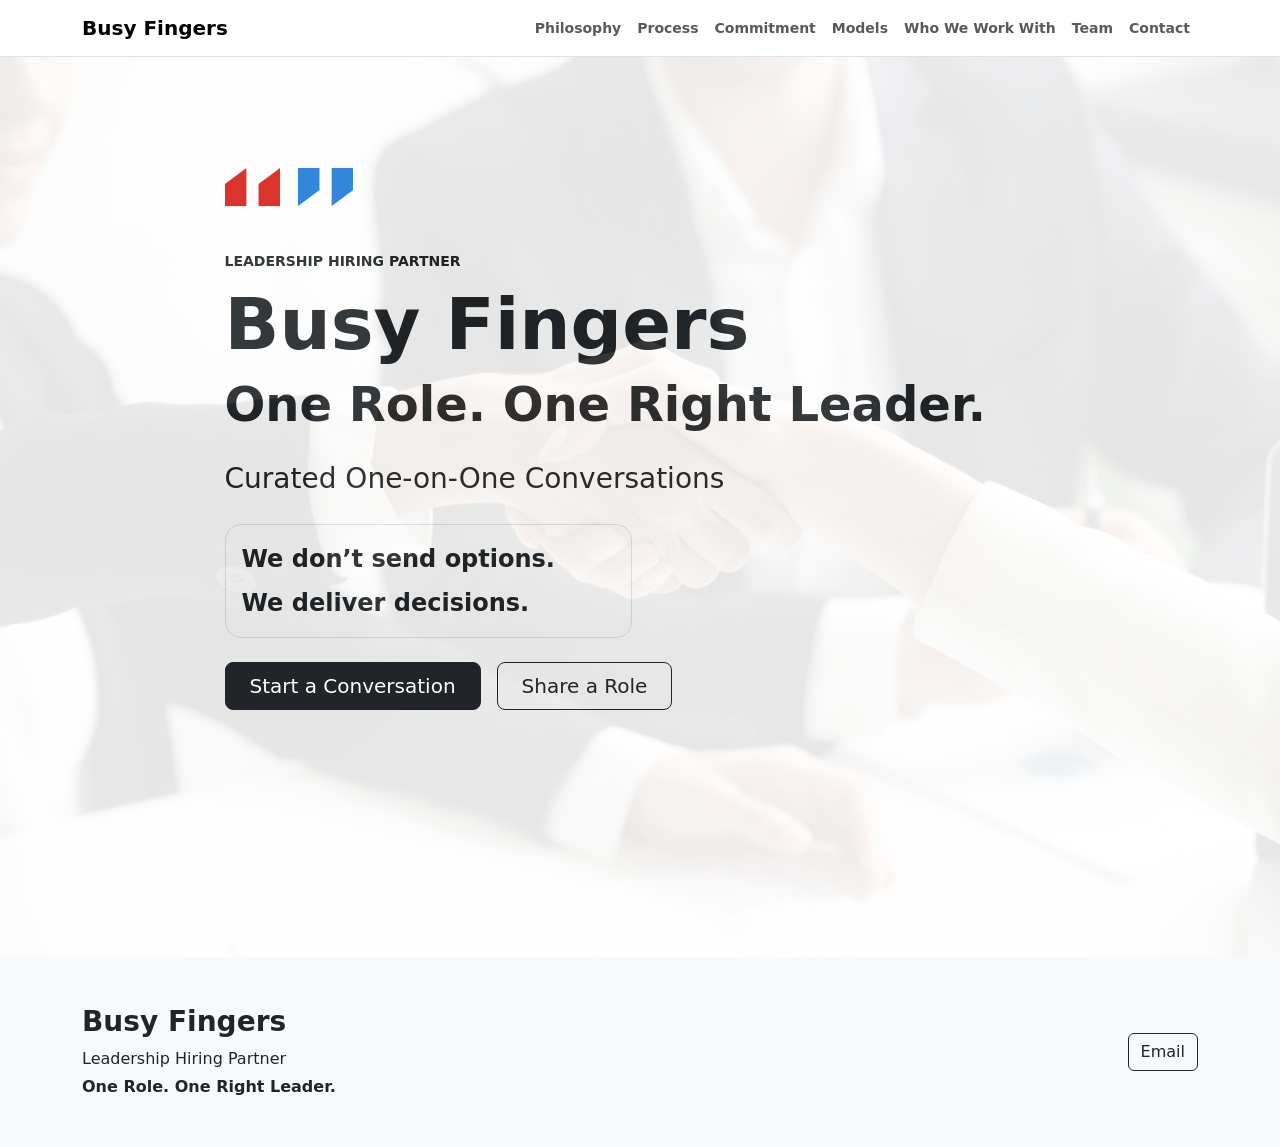
<file: index.html>
<!doctype html>
<html lang="en">
<head>
  <meta charset="utf-8">
  <meta name="viewport" content="width=device-width, initial-scale=1">
  <meta name="description" content="Busy Fingers - Leadership Hiring Partner. One Role. One Right Leader.">
  <title>Busy Fingers | Leadership Hiring Partner</title>
  <link rel="stylesheet" href="https://cdn.jsdelivr.net/npm/bootstrap@5.3.8/dist/css/bootstrap.min.css">
  <link rel="stylesheet" href="https://cdn.jsdelivr.net/npm/bootstrap-icons@1.13.1/font/bootstrap-icons.min.css">
  <link rel="stylesheet" href="assets/css/style.css?v=202606100945">
</head>
<body>

  <nav id="mainNav" class="navbar navbar-expand-lg bg-white border-bottom sticky-top">
    <div class="container">
      <a class="navbar-brand fw-bold" href="/">Busy Fingers</a>
      <button class="navbar-toggler" type="button" data-bs-toggle="collapse" data-bs-target="#navbarNav" aria-controls="navbarNav" aria-expanded="false" aria-label="Toggle navigation">
        <span class="navbar-toggler-icon"></span>
      </button>
      <div class="collapse navbar-collapse" id="navbarNav">
        <ul class="navbar-nav ms-auto small fw-semibold">
          <li class="nav-item"><a class="nav-link" href="/philosophy.html">Philosophy</a></li>
          <li class="nav-item"><a class="nav-link" href="/process.html">Process</a></li>
          <li class="nav-item"><a class="nav-link" href="/commitment.html">Commitment</a></li>
          <li class="nav-item"><a class="nav-link" href="/models.html">Models</a></li>
          <li class="nav-item"><a class="nav-link" href="/we-work-with.html">Who We Work With</a></li>
          <li class="nav-item"><a class="nav-link" href="/team.html">Team</a></li>
          <li class="nav-item"><a class="nav-link" href="/contact.html">Contact</a></li>
        </ul>
      </div>
    </div>
  </nav>

  <section id="hero" class="pt-3 pb-5 py-lg-6 vh-100">
    <div class="section-bg section-bg-home"></div>
    <div class="container py-5">
      <div class="row justify-content-center">
        <div class="col-12 col-lg-10 col-xl-9">
          <img src="assets/images/monogram.png" alt="Logo" width="128" height="128" class="d-inline-block align-text-top">
          <p class="text-uppercase fw-semibold small mb-3">Leadership Hiring Partner</p>
          <h1 class="display-2 fw-bold lh-1 mb-3">Busy Fingers</h1>
          <h2 class="display-5 fw-semibold mb-4">One Role. One Right Leader.</h2>
          <p class="fs-3 mb-4">Curated One-on-One Conversations</p>
          <div class="row g-3 mb-4">
            <div class="col-md-6">
              <div class="p-3 border rounded-4 h-100">
                <p class="fs-4 fw-semibold mb-2">We don’t send options.</p>
                <p class="fs-4 fw-semibold mb-0">We deliver decisions.</p>
              </div>
            </div>
          </div>
          <div class="d-flex flex-column flex-sm-row gap-3 position-relative z-3">
            <a href="/contact.html" class="btn btn-dark btn-lg px-4">Start a Conversation</a>
            <a href="/contact.html" class="btn btn-outline-dark btn-lg px-4">Share a Role</a>
          </div>
        </div>
      </div>
    </div>
  </section>

  <footer class="py-5 bg-light">
    <div class="container">
      <div class="row g-4 align-items-center">
        <div class="col-lg-6">
          <h2 class="h3 fw-bold mb-2">Busy Fingers</h2>
          <p class="mb-1">Leadership Hiring Partner</p>
          <p class="mb-0 fw-semibold">One Role. One Right Leader.</p>
        </div>
        <div class="col-lg-6">
          <div class="d-flex flex-column flex-md-row gap-3 justify-content-lg-end">
            <a href="mailto:contact@busyfingers.net" class="btn btn-outline-dark">Email</a>
            <a href="tel:+910000000000" class="btn btn-outline-dark d-none">Phone</a>
            <a href="https://www.linkedin.com/company/busy-fingers" target="_blank" rel="noopener noreferrer" class="btn btn-outline-dark d-none">LinkedIn</a>
          </div>
        </div>
      </div>
    </div>
  </footer>

  <script src="https://cdn.jsdelivr.net/npm/bootstrap@5.3.8/dist/js/bootstrap.bundle.min.js"></script>
</body>
</html>
</file>
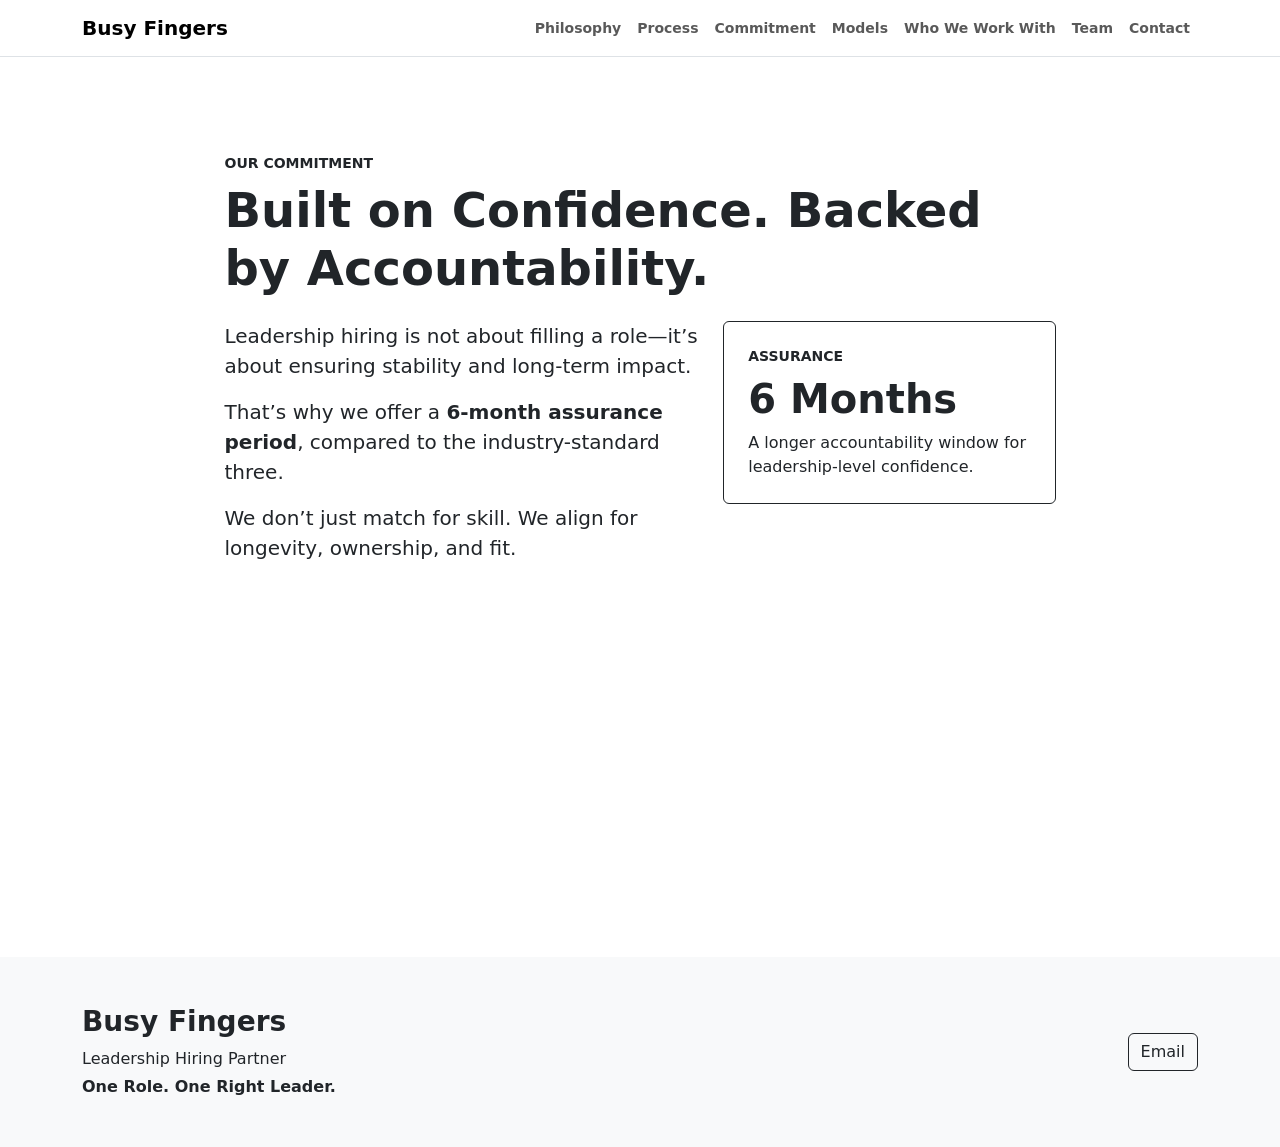
<file: commitment.html>
<!doctype html>
<html lang="en">
<head>
  <meta charset="utf-8">
  <meta name="viewport" content="width=device-width, initial-scale=1">
  <meta name="description" content="Busy Fingers - Leadership Hiring Partner. One Role. One Right Leader.">
  <title>Busy Fingers | Leadership Hiring Partner</title>
  <link rel="stylesheet" href="https://cdn.jsdelivr.net/npm/bootstrap@5.3.8/dist/css/bootstrap.min.css">
  <link rel="stylesheet" href="https://cdn.jsdelivr.net/npm/bootstrap-icons@1.13.1/font/bootstrap-icons.min.css">
</head>
<body>

  <nav id="mainNav" class="navbar navbar-expand-lg bg-white border-bottom sticky-top">
    <div class="container">
      <a class="navbar-brand fw-bold" href="/">Busy Fingers</a>
      <button class="navbar-toggler" type="button" data-bs-toggle="collapse" data-bs-target="#navbarNav" aria-controls="navbarNav" aria-expanded="false" aria-label="Toggle navigation">
        <span class="navbar-toggler-icon"></span>
      </button>
      <div class="collapse navbar-collapse" id="navbarNav">
        <ul class="navbar-nav ms-auto small fw-semibold">
          <li class="nav-item"><a class="nav-link" href="/philosophy.html">Philosophy</a></li>
          <li class="nav-item"><a class="nav-link" href="/process.html">Process</a></li>
          <li class="nav-item"><a class="nav-link" href="/commitment.html">Commitment</a></li>
          <li class="nav-item"><a class="nav-link" href="/models.html">Models</a></li>
          <li class="nav-item"><a class="nav-link" href="/we-work-with.html">Who We Work With</a></li>
          <li class="nav-item"><a class="nav-link" href="/team.html">Team</a></li>
          <li class="nav-item"><a class="nav-link" href="/contact.html">Contact</a></li>
        </ul>
      </div>
    </div>
  </nav>
  <section id="commitment" class="py-5 py-lg-6 vh-100">
    <div class="container py-5">
      <div class="row justify-content-center">
        <div class="col-12 col-lg-10 col-xl-9">
          <p class="text-uppercase fw-semibold small mb-2">Our Commitment</p>
          <h2 class="display-5 fw-bold mb-4">Built on Confidence. Backed by Accountability.</h2>
          <div class="row g-4 align-items-start">
            <div class="col-lg-7">
              <p class="fs-5 mb-3">Leadership hiring is not about filling a role—it’s about ensuring stability and long-term impact.</p>
              <p class="fs-5 mb-3">That’s why we offer a <strong>6-month assurance period</strong>, compared to the industry-standard three.</p>
              <p class="fs-5 mb-0">We don’t just match for skill. We align for longevity, ownership, and fit.</p>
            </div>
            <div class="col-lg-5">
              <div class="card border-dark">
                <div class="card-body p-4">
                  <p class="text-uppercase small fw-semibold mb-2">Assurance</p>
                  <p class="display-6 fw-bold mb-2">6 Months</p>
                  <p class="mb-0">A longer accountability window for leadership-level confidence.</p>
                </div>
              </div>
            </div>
          </div>
        </div>
      </div>
    </div>
  </section>

  <footer class="py-5 bg-light">
    <div class="container">
      <div class="row g-4 align-items-center">
        <div class="col-lg-6">
          <h2 class="h3 fw-bold mb-2">Busy Fingers</h2>
          <p class="mb-1">Leadership Hiring Partner</p>
          <p class="mb-0 fw-semibold">One Role. One Right Leader.</p>
        </div>
        <div class="col-lg-6">
          <div class="d-flex flex-column flex-md-row gap-3 justify-content-lg-end">
            <a href="mailto:contact@busyfingers.net" class="btn btn-outline-dark">Email</a>
            <a href="tel:+910000000000" class="btn btn-outline-dark d-none">Phone</a>
            <a href="https://www.linkedin.com/company/busy-fingers" target="_blank" rel="noopener noreferrer" class="btn btn-outline-dark d-none">LinkedIn</a>
          </div>
        </div>
      </div>
    </div>
  </footer>

  <script src="https://cdn.jsdelivr.net/npm/bootstrap@5.3.8/dist/js/bootstrap.bundle.min.js"></script>
</body>
</html>
</file>
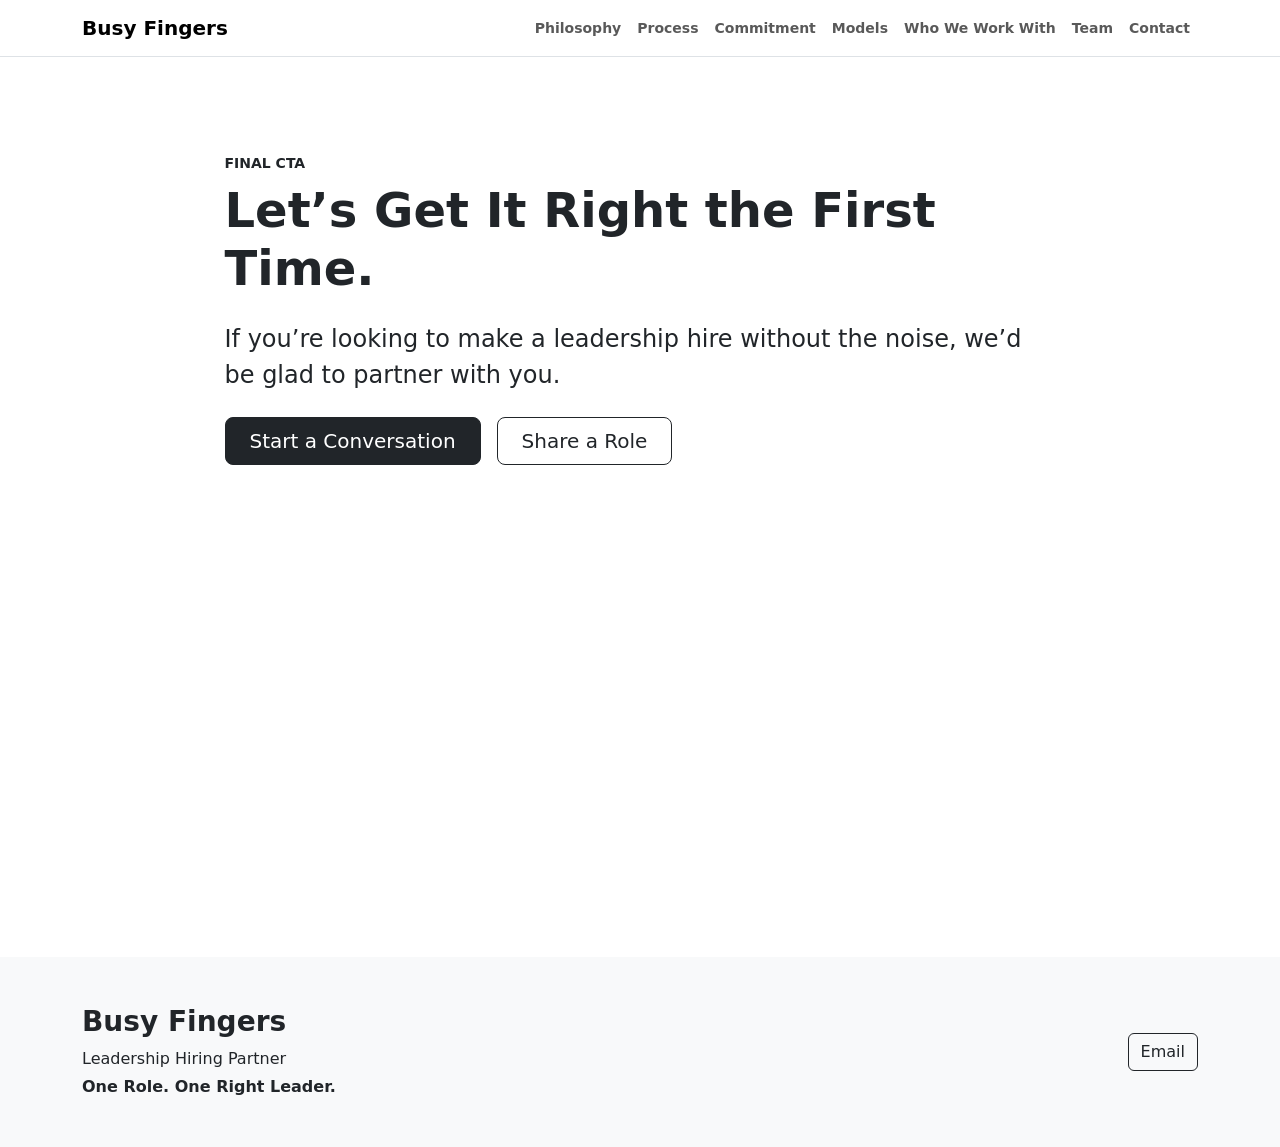
<file: contact.html>
<!doctype html>
<html lang="en">
<head>
  <meta charset="utf-8">
  <meta name="viewport" content="width=device-width, initial-scale=1">
  <meta name="description" content="Busy Fingers - Leadership Hiring Partner. One Role. One Right Leader.">
  <title>Busy Fingers | Leadership Hiring Partner</title>
  <link rel="stylesheet" href="https://cdn.jsdelivr.net/npm/bootstrap@5.3.8/dist/css/bootstrap.min.css">
  <link rel="stylesheet" href="https://cdn.jsdelivr.net/npm/bootstrap-icons@1.13.1/font/bootstrap-icons.min.css">
</head>
<body>

  <nav id="mainNav" class="navbar navbar-expand-lg bg-white border-bottom sticky-top">
    <div class="container">
      <a class="navbar-brand fw-bold" href="/">Busy Fingers</a>
      <button class="navbar-toggler" type="button" data-bs-toggle="collapse" data-bs-target="#navbarNav" aria-controls="navbarNav" aria-expanded="false" aria-label="Toggle navigation">
        <span class="navbar-toggler-icon"></span>
      </button>
      <div class="collapse navbar-collapse" id="navbarNav">
        <ul class="navbar-nav ms-auto small fw-semibold">
          <li class="nav-item"><a class="nav-link" href="/philosophy.html">Philosophy</a></li>
          <li class="nav-item"><a class="nav-link" href="/process.html">Process</a></li>
          <li class="nav-item"><a class="nav-link" href="/commitment.html">Commitment</a></li>
          <li class="nav-item"><a class="nav-link" href="/models.html">Models</a></li>
          <li class="nav-item"><a class="nav-link" href="/we-work-with.html">Who We Work With</a></li>
          <li class="nav-item"><a class="nav-link" href="/team.html">Team</a></li>
          <li class="nav-item"><a class="nav-link" href="/contact.html">Contact</a></li>
        </ul>
      </div>
    </div>
  </nav>
  <section id="contact" class="py-5 py-lg-6 vh-100">
    <div class="container py-5">
      <div class="row justify-content-center">
        <div class="col-12 col-lg-10 col-xl-9">
          <p class="text-uppercase fw-semibold small mb-2">Final CTA</p>
          <h2 class="display-5 fw-bold mb-4">Let’s Get It Right the First Time.</h2>
          <p class="fs-4 mb-4">If you’re looking to make a leadership hire without the noise, we’d be glad to partner with you.</p>
          <div class="d-flex flex-column flex-sm-row gap-3 mb-5">
            <a href="mailto:contact@busyfingers.net" class="btn btn-dark btn-lg px-4">Start a Conversation</a>
            <a href="mailto:roles@busyfingers.net" class="btn btn-outline-dark btn-lg px-4">Share a Role</a>
          </div>
          <div class="row g-4 d-none">
            <div class="col-md-4">
              <div class="p-4 border rounded-4 h-100">
                <p class="small text-uppercase fw-semibold mb-2">Email</p>
                <p class="mb-0">contact@busyfingers.net</p>
              </div>
            </div>
            <div class="col-md-4">
              <div class="p-4 border rounded-4 h-100">
                <p class="small text-uppercase fw-semibold mb-2">Phone</p>
                <p class="mb-0">+91 XXXXX XXXXX</p>
              </div>
            </div>
            <div class="col-md-4">
              <div class="p-4 border rounded-4 h-100">
                <p class="small text-uppercase fw-semibold mb-2">LinkedIn</p>
                <p class="mb-0">linkedin.com/company/busy-fingers</p>
              </div>
            </div>
          </div>
        </div>
      </div>
    </div>
  </section>

  <footer class="py-5 bg-light">
    <div class="container">
      <div class="row g-4 align-items-center">
        <div class="col-lg-6">
          <h2 class="h3 fw-bold mb-2">Busy Fingers</h2>
          <p class="mb-1">Leadership Hiring Partner</p>
          <p class="mb-0 fw-semibold">One Role. One Right Leader.</p>
        </div>
        <div class="col-lg-6">
          <div class="d-flex flex-column flex-md-row gap-3 justify-content-lg-end">
            <a href="mailto:contact@busyfingers.net" class="btn btn-outline-dark">Email</a>
            <a href="tel:+910000000000" class="btn btn-outline-dark d-none">Phone</a>
            <a href="https://www.linkedin.com/company/busy-fingers" target="_blank" rel="noopener noreferrer" class="btn btn-outline-dark d-none">LinkedIn</a>
          </div>
        </div>
      </div>
    </div>
  </footer>

  <script src="https://cdn.jsdelivr.net/npm/bootstrap@5.3.8/dist/js/bootstrap.bundle.min.js"></script>
</body>
</html>
</file>
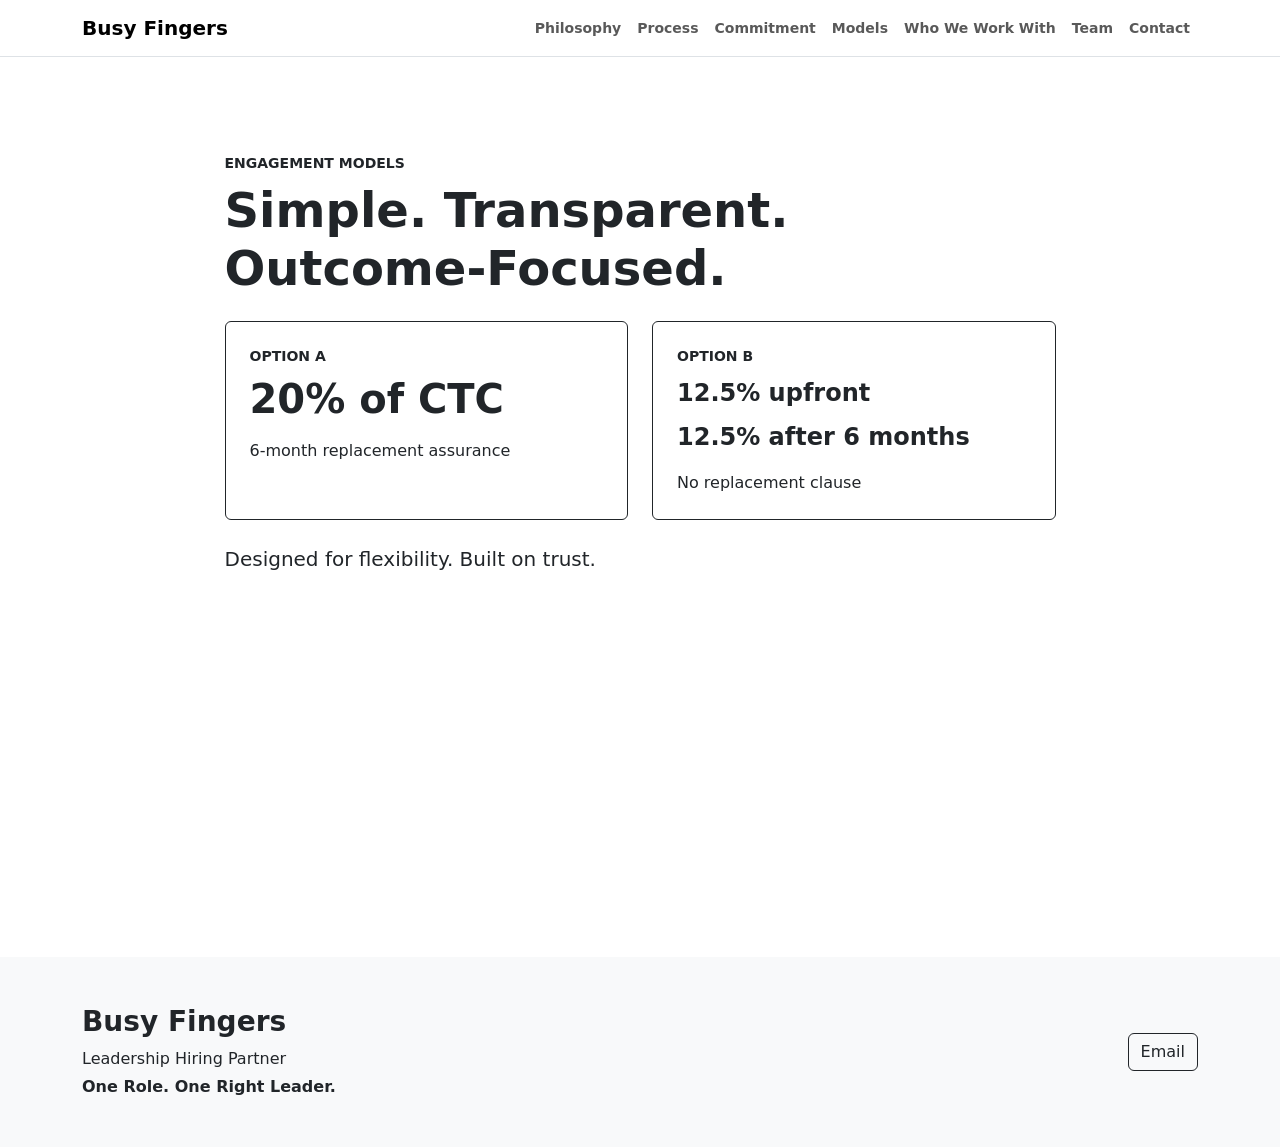
<file: models.html>
<!doctype html>
<html lang="en">
<head>
  <meta charset="utf-8">
  <meta name="viewport" content="width=device-width, initial-scale=1">
  <meta name="description" content="Busy Fingers - Leadership Hiring Partner. One Role. One Right Leader.">
  <title>Busy Fingers | Leadership Hiring Partner</title>
  <link rel="stylesheet" href="https://cdn.jsdelivr.net/npm/bootstrap@5.3.8/dist/css/bootstrap.min.css">
  <link rel="stylesheet" href="https://cdn.jsdelivr.net/npm/bootstrap-icons@1.13.1/font/bootstrap-icons.min.css">
</head>
<body>

  <nav id="mainNav" class="navbar navbar-expand-lg bg-white border-bottom sticky-top">
    <div class="container">
      <a class="navbar-brand fw-bold" href="/">Busy Fingers</a>
      <button class="navbar-toggler" type="button" data-bs-toggle="collapse" data-bs-target="#navbarNav" aria-controls="navbarNav" aria-expanded="false" aria-label="Toggle navigation">
        <span class="navbar-toggler-icon"></span>
      </button>
      <div class="collapse navbar-collapse" id="navbarNav">
        <ul class="navbar-nav ms-auto small fw-semibold">
          <li class="nav-item"><a class="nav-link" href="/philosophy.html">Philosophy</a></li>
          <li class="nav-item"><a class="nav-link" href="/process.html">Process</a></li>
          <li class="nav-item"><a class="nav-link" href="/commitment.html">Commitment</a></li>
          <li class="nav-item"><a class="nav-link" href="/models.html">Models</a></li>
          <li class="nav-item"><a class="nav-link" href="/we-work-with.html">Who We Work With</a></li>
          <li class="nav-item"><a class="nav-link" href="/team.html">Team</a></li>
          <li class="nav-item"><a class="nav-link" href="/contact.html">Contact</a></li>
        </ul>
      </div>
    </div>
  </nav>
  <section id="engagement-models" class="py-5 py-lg-6 vh-100">
    <div class="container py-5">
      <div class="row justify-content-center">
        <div class="col-12 col-lg-10 col-xl-9">
          <p class="text-uppercase fw-semibold small mb-2">Engagement Models</p>
          <h2 class="display-5 fw-bold mb-4">Simple. Transparent. Outcome-Focused.</h2>
          <div class="row g-4 mb-4">
            <div class="col-md-6">
              <div class="card h-100 border-dark">
                <div class="card-body p-4">
                  <p class="text-uppercase small fw-semibold mb-2">Option A</p>
                  <p class="display-6 fw-bold mb-3">20% of CTC</p>
                  <p class="mb-0">6-month replacement assurance</p>
                </div>
              </div>
            </div>
            <div class="col-md-6">
              <div class="card h-100 border-dark">
                <div class="card-body p-4">
                  <p class="text-uppercase small fw-semibold mb-2">Option B</p>
                  <p class="fs-4 fw-bold mb-2">12.5% upfront</p>
                  <p class="fs-4 fw-bold mb-3">12.5% after 6 months</p>
                  <p class="mb-0">No replacement clause</p>
                </div>
              </div>
            </div>
          </div>
          <p class="fs-5 mb-0">Designed for flexibility. Built on trust.</p>
        </div>
      </div>
    </div>
  </section>

  <footer class="py-5 bg-light">
    <div class="container">
      <div class="row g-4 align-items-center">
        <div class="col-lg-6">
          <h2 class="h3 fw-bold mb-2">Busy Fingers</h2>
          <p class="mb-1">Leadership Hiring Partner</p>
          <p class="mb-0 fw-semibold">One Role. One Right Leader.</p>
        </div>
        <div class="col-lg-6">
          <div class="d-flex flex-column flex-md-row gap-3 justify-content-lg-end">
            <a href="mailto:contact@busyfingers.net" class="btn btn-outline-dark">Email</a>
            <a href="tel:+910000000000" class="btn btn-outline-dark d-none">Phone</a>
            <a href="https://www.linkedin.com/company/busy-fingers" target="_blank" rel="noopener noreferrer" class="btn btn-outline-dark d-none">LinkedIn</a>
          </div>
        </div>
      </div>
    </div>
  </footer>

  <script src="https://cdn.jsdelivr.net/npm/bootstrap@5.3.8/dist/js/bootstrap.bundle.min.js"></script>
</body>
</html>
</file>
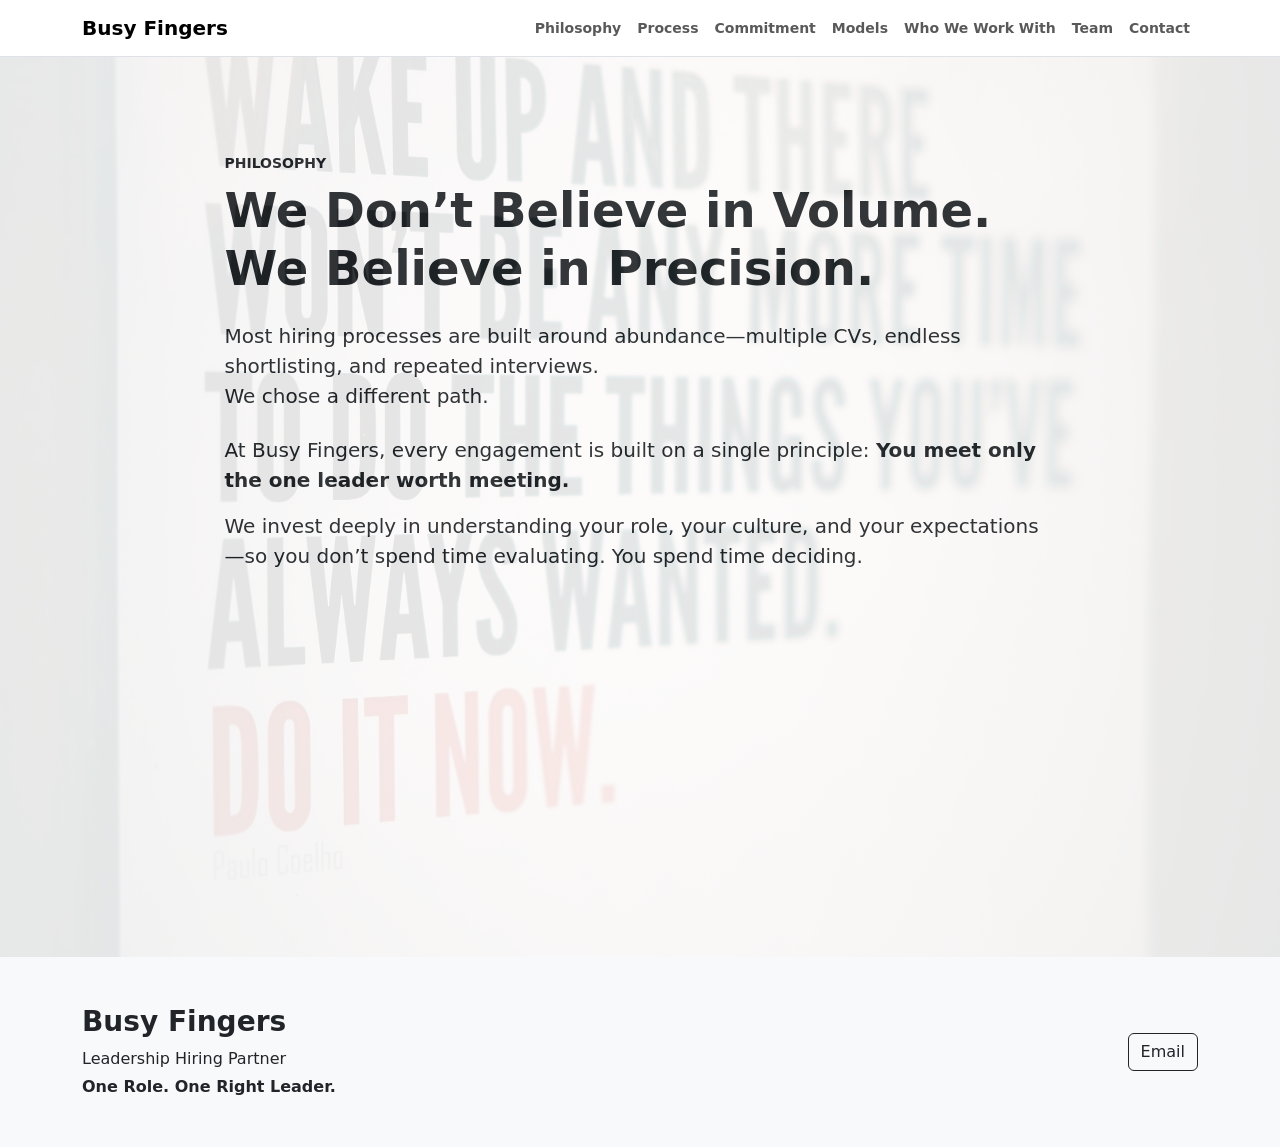
<file: philosophy.html>
<!doctype html>
<html lang="en">
<head>
  <meta charset="utf-8">
  <meta name="viewport" content="width=device-width, initial-scale=1">
  <meta name="description" content="Busy Fingers - Leadership Hiring Partner. One Role. One Right Leader.">
  <title>Busy Fingers | Philosophy</title>
  <link rel="stylesheet" href="https://cdn.jsdelivr.net/npm/bootstrap@5.3.8/dist/css/bootstrap.min.css">
  <link rel="stylesheet" href="https://cdn.jsdelivr.net/npm/bootstrap-icons@1.13.1/font/bootstrap-icons.min.css">
  <link rel="stylesheet" href="assets/css/style.css">
</head>
<body>

  <nav id="mainNav" class="navbar navbar-expand-lg bg-white border-bottom sticky-top">
    <div class="container">
      <a class="navbar-brand fw-bold" href="/">Busy Fingers</a>
      <button class="navbar-toggler" type="button" data-bs-toggle="collapse" data-bs-target="#navbarNav" aria-controls="navbarNav" aria-expanded="false" aria-label="Toggle navigation">
        <span class="navbar-toggler-icon"></span>
      </button>
      <div class="collapse navbar-collapse" id="navbarNav">
        <ul class="navbar-nav ms-auto small fw-semibold">
          <li class="nav-item"><a class="nav-link" href="/philosophy.html">Philosophy</a></li>
          <li class="nav-item"><a class="nav-link" href="/process.html">Process</a></li>
          <li class="nav-item"><a class="nav-link" href="/commitment.html">Commitment</a></li>
          <li class="nav-item"><a class="nav-link" href="/models.html">Models</a></li>
          <li class="nav-item"><a class="nav-link" href="/we-work-with.html">Who We Work With</a></li>
          <li class="nav-item"><a class="nav-link" href="/team.html">Team</a></li>
          <li class="nav-item"><a class="nav-link" href="/contact.html">Contact</a></li>
        </ul>
      </div>
    </div>
  </nav>
  <section id="philosophy" class="py-5 py-lg-6 vh-100">
    <div class="section-bg section-bg-philosophy"></div>
    <div class="container py-5">
      <div class="row justify-content-center">
        <div class="col-12 col-lg-10 col-xl-9">
          <p class="text-uppercase fw-semibold small mb-2">Philosophy</p>
          <h2 class="display-5 fw-bold mb-4">We Don’t Believe in Volume. We Believe in Precision.</h2>
          <p class="lead mb-0">Most hiring processes are built around abundance—multiple CVs, endless shortlisting, and repeated interviews.</p>
          <p class="lead mb-0">We chose a different path.</p>
          <div class="mt-4">
            <p class="fs-5 mb-3">At Busy Fingers, every engagement is built on a single principle: <strong>You meet only the one leader worth meeting.</strong></p>
            <p class="fs-5 mb-0">We invest deeply in understanding your role, your culture, and your expectations—so you don’t spend time evaluating. You spend time deciding.</p>
          </div>
        </div>
      </div>
    </div>
  </section>

  <footer class="py-5 bg-light">
    <div class="container">
      <div class="row g-4 align-items-center">
        <div class="col-lg-6">
          <h2 class="h3 fw-bold mb-2">Busy Fingers</h2>
          <p class="mb-1">Leadership Hiring Partner</p>
          <p class="mb-0 fw-semibold">One Role. One Right Leader.</p>
        </div>
        <div class="col-lg-6">
          <div class="d-flex flex-column flex-md-row gap-3 justify-content-lg-end">
            <a href="mailto:contact@busyfingers.net" class="btn btn-outline-dark">Email</a>
            <a href="tel:+910000000000" class="btn btn-outline-dark d-none">Phone</a>
            <a href="https://www.linkedin.com/company/busy-fingers" target="_blank" rel="noopener noreferrer" class="btn btn-outline-dark d-none">LinkedIn</a>
          </div>
        </div>
      </div>
    </div>
  </footer>

  <script src="https://cdn.jsdelivr.net/npm/bootstrap@5.3.8/dist/js/bootstrap.bundle.min.js"></script>
</body>
</html>
</file>
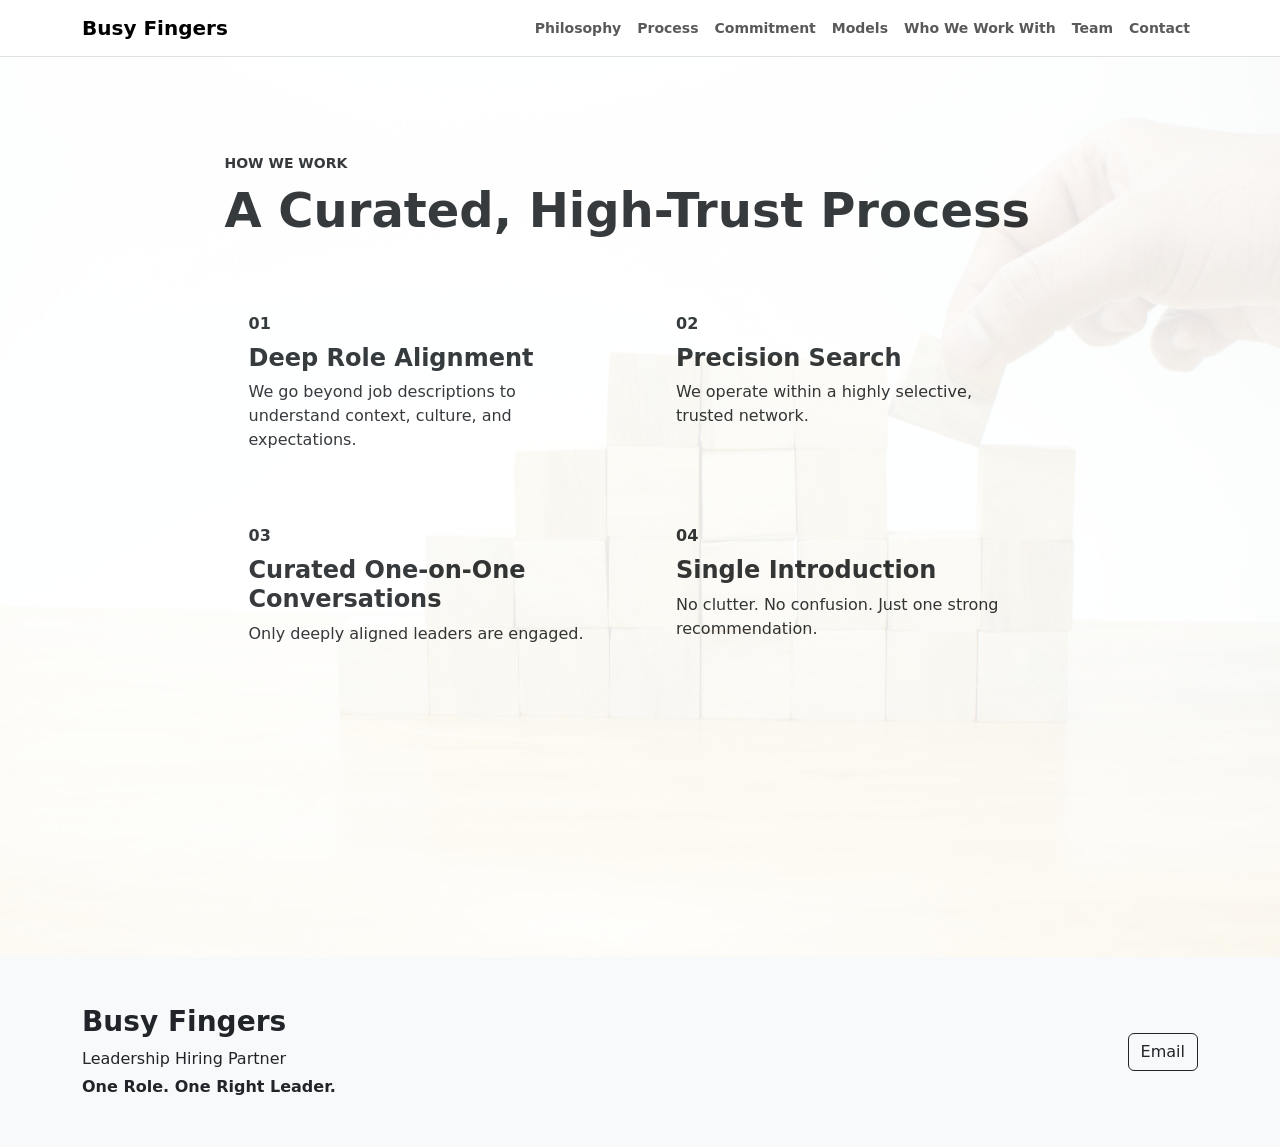
<file: process.html>
<!doctype html>
<html lang="en">
<head>
  <meta charset="utf-8">
  <meta name="viewport" content="width=device-width, initial-scale=1">
  <meta name="description" content="Busy Fingers - Leadership Hiring Partner. One Role. One Right Leader.">
  <title>Busy Fingers | Process</title>
  <link rel="stylesheet" href="https://cdn.jsdelivr.net/npm/bootstrap@5.3.8/dist/css/bootstrap.min.css">
  <link rel="stylesheet" href="https://cdn.jsdelivr.net/npm/bootstrap-icons@1.13.1/font/bootstrap-icons.min.css">
  <link rel="stylesheet" href="assets/css/style.css">
</head>
<body>

  <nav id="mainNav" class="navbar navbar-expand-lg bg-white border-bottom sticky-top">
    <div class="container">
      <a class="navbar-brand fw-bold" href="/">Busy Fingers</a>
      <button class="navbar-toggler" type="button" data-bs-toggle="collapse" data-bs-target="#navbarNav" aria-controls="navbarNav" aria-expanded="false" aria-label="Toggle navigation">
        <span class="navbar-toggler-icon"></span>
      </button>
      <div class="collapse navbar-collapse" id="navbarNav">
        <ul class="navbar-nav ms-auto small fw-semibold">
          <li class="nav-item"><a class="nav-link" href="/philosophy.html">Philosophy</a></li>
          <li class="nav-item"><a class="nav-link" href="/process.html">Process</a></li>
          <li class="nav-item"><a class="nav-link" href="/commitment.html">Commitment</a></li>
          <li class="nav-item"><a class="nav-link" href="/models.html">Models</a></li>
          <li class="nav-item"><a class="nav-link" href="/we-work-with.html">Who We Work With</a></li>
          <li class="nav-item"><a class="nav-link" href="/team.html">Team</a></li>
          <li class="nav-item"><a class="nav-link" href="/contact.html">Contact</a></li>
        </ul>
      </div>
    </div>
  </nav>
  <section id="how-we-work" class="py-5 py-lg-6 vh-100">
    <div class="section-bg section-bg-process"></div>
    <div class="container py-5">
      <div class="row justify-content-center">
        <div class="col-12 col-lg-10 col-xl-9">
          <p class="text-uppercase fw-semibold small mb-2">How We Work</p>
          <h2 class="display-5 fw-bold mb-5">A Curated, High-Trust Process</h2>
          <div class="row g-4">
            <div class="col-md-6">
              <div class="h-100">
                <div class="p-4">
                  <p class="fw-semibold mb-2">01</p>
                  <h3 class="h4 fw-bold">Deep Role Alignment</h3>
                  <p class="mb-0">We go beyond job descriptions to understand context, culture, and expectations.</p>
                </div>
              </div>
            </div>
            <div class="col-md-6">
              <div class="h-100">
                <div class="p-4">
                  <p class="fw-semibold mb-2">02</p>
                  <h3 class="h4 fw-bold">Precision Search</h3>
                  <p class="mb-0">We operate within a highly selective, trusted network.</p>
                </div>
              </div>
            </div>
            <div class="col-md-6">
              <div class="h-100">
                <div class="p-4">
                  <p class="fw-semibold mb-2">03</p>
                  <h3 class="h4 fw-bold">Curated One-on-One Conversations</h3>
                  <p class="mb-0">Only deeply aligned leaders are engaged.</p>
                </div>
              </div>
            </div>
            <div class="col-md-6">
              <div class="h-100">
                <div class="p-4">
                  <p class="fw-semibold mb-2">04</p>
                  <h3 class="h4 fw-bold">Single Introduction</h3>
                  <p class="mb-0">No clutter. No confusion. Just one strong recommendation.</p>
                </div>
              </div>
            </div>
          </div>
        </div>
      </div>
    </div>
  </section>

  <footer class="py-5 bg-light">
    <div class="container">
      <div class="row g-4 align-items-center">
        <div class="col-lg-6">
          <h2 class="h3 fw-bold mb-2">Busy Fingers</h2>
          <p class="mb-1">Leadership Hiring Partner</p>
          <p class="mb-0 fw-semibold">One Role. One Right Leader.</p>
        </div>
        <div class="col-lg-6">
          <div class="d-flex flex-column flex-md-row gap-3 justify-content-lg-end">
            <a href="mailto:contact@busyfingers.net" class="btn btn-outline-dark">Email</a>
            <a href="tel:+910000000000" class="btn btn-outline-dark d-none">Phone</a>
            <a href="https://www.linkedin.com/company/busy-fingers" target="_blank" rel="noopener noreferrer" class="btn btn-outline-dark d-none">LinkedIn</a>
          </div>
        </div>
      </div>
    </div>
  </footer>

  <script src="https://cdn.jsdelivr.net/npm/bootstrap@5.3.8/dist/js/bootstrap.bundle.min.js"></script>
</body>
</html>
</file>
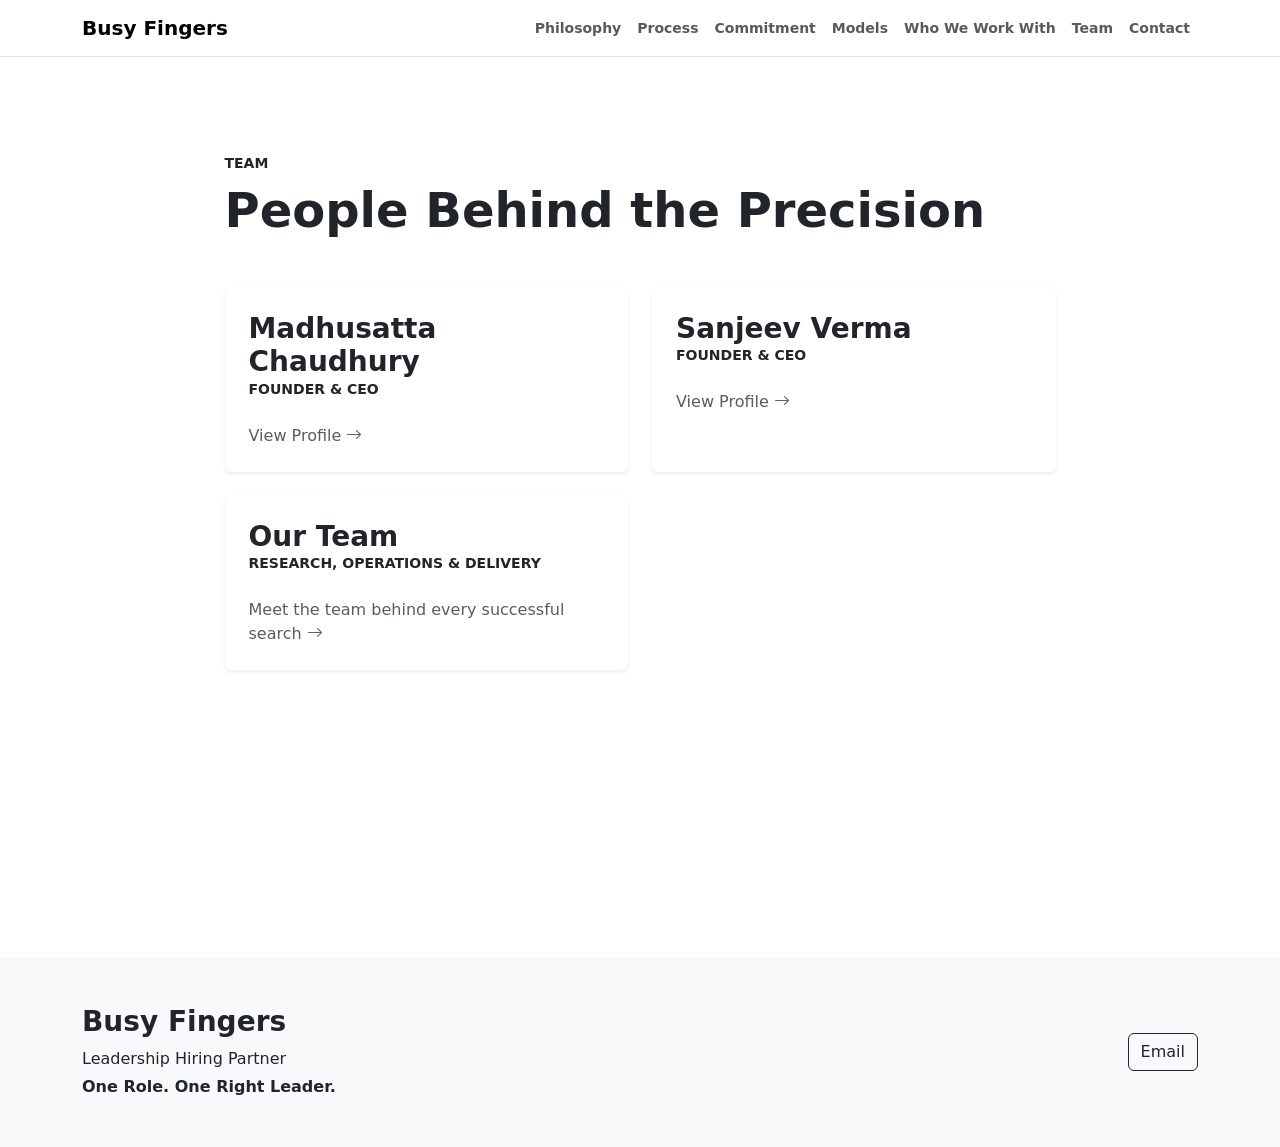
<file: team.html>
<!doctype html>
<html lang="en">
<head>
  <meta charset="utf-8">
  <meta name="viewport" content="width=device-width, initial-scale=1">
  <meta name="description" content="Busy Fingers - Leadership Hiring Partner. One Role. One Right Leader.">
  <title>Busy Fingers | Leadership Hiring Partner</title>
  <link rel="stylesheet" href="https://cdn.jsdelivr.net/npm/bootstrap@5.3.8/dist/css/bootstrap.min.css">
  <link rel="stylesheet" href="https://cdn.jsdelivr.net/npm/bootstrap-icons@1.13.1/font/bootstrap-icons.min.css">
  <style>
  .cursor-pointer {
    cursor: pointer;
    transition: box-shadow 1.5s ease;
  }

  .cursor-pointer:hover {
    transform: scale(1.02);
    box-shadow: 0 .75rem 1.5rem rgba(0, 0, 0, .12);
  }
  </style>
</head>
<body>

  <nav id="mainNav" class="navbar navbar-expand-lg bg-white border-bottom sticky-top">
    <div class="container">
      <a class="navbar-brand fw-bold" href="/">Busy Fingers</a>
      <button class="navbar-toggler" type="button" data-bs-toggle="collapse" data-bs-target="#navbarNav" aria-controls="navbarNav" aria-expanded="false" aria-label="Toggle navigation">
        <span class="navbar-toggler-icon"></span>
      </button>
      <div class="collapse navbar-collapse" id="navbarNav">
        <ul class="navbar-nav ms-auto small fw-semibold">
          <li class="nav-item"><a class="nav-link" href="/philosophy.html">Philosophy</a></li>
          <li class="nav-item"><a class="nav-link" href="/process.html">Process</a></li>
          <li class="nav-item"><a class="nav-link" href="/commitment.html">Commitment</a></li>
          <li class="nav-item"><a class="nav-link" href="/models.html">Models</a></li>
          <li class="nav-item"><a class="nav-link" href="/we-work-with.html">Who We Work With</a></li>
          <li class="nav-item"><a class="nav-link" href="/team.html">Team</a></li>
          <li class="nav-item"><a class="nav-link" href="/contact.html">Contact</a></li>
        </ul>
      </div>
    </div>
  </nav>
  <section id="team" class="py-5 py-lg-6 vh-100">
    <div class="container py-5">
      <div class="row justify-content-center">
        <div class="col-12 col-lg-10 col-xl-9">
          <p class="text-uppercase fw-semibold small mb-2">Team</p>
          <h2 class="display-5 fw-bold mb-5">People Behind the Precision</h2>
          <div class="row g-4">
            <div class="col-md-6">
              <div class="card h-100 border-0 shadow-sm cursor-pointer"
                   data-bs-toggle="modal"
                   data-bs-target="#madhusattaModal">
                <div class="card-body p-4">
                  <h3 class="h3 fw-bold mb-0">Madhusatta Chaudhury</h3>
                  <p class="text-uppercase small fw-semibold mb-4">Founder & CEO</p>
                  <p class="text-muted mb-0">View Profile <i class="bi bi-arrow-right"></i></p>
                </div>
              </div>
            </div>

            <div class="col-md-6">
              <div class="card h-100 border-0 shadow-sm cursor-pointer"
                   data-bs-toggle="modal"
                   data-bs-target="#sanjeevModal">
                <div class="card-body p-4">
                  <h3 class="h3 fw-bold mb-0">Sanjeev Verma</h3>
                  <p class="text-uppercase small fw-semibold mb-4">Founder & CEO</p>
                  <p class="text-muted mb-0">View Profile <i class="bi bi-arrow-right"></i></p>
                </div>
              </div>
            </div>

            <div class="col-md-6">
              <div class="card h-100 border-0 shadow-sm cursor-pointer"
                   data-bs-toggle="modal"
                   data-bs-target="#teamModal">
                <div class="card-body p-4">
                  <h3 class="h3 fw-bold mb-0">Our Team</h3>
                  <p class="text-uppercase small fw-semibold mb-4">
                    Research, Operations & Delivery
                  </p>
                  <p class="text-muted mb-0">
                    Meet the team behind every successful search
                    <i class="bi bi-arrow-right"></i>
                  </p>
                </div>
              </div>
            </div>
          </div>
        </div>
      </div>
    </div>
  </section>

  <footer class="py-5 bg-light">
    <div class="container">
      <div class="row g-4 align-items-center">
        <div class="col-lg-6">
          <h2 class="h3 fw-bold mb-2">Busy Fingers</h2>
          <p class="mb-1">Leadership Hiring Partner</p>
          <p class="mb-0 fw-semibold">One Role. One Right Leader.</p>
        </div>
        <div class="col-lg-6">
          <div class="d-flex flex-column flex-md-row gap-3 justify-content-lg-end">
            <a href="mailto:contact@busyfingers.net" class="btn btn-outline-dark">Email</a>
            <a href="tel:+910000000000" class="btn btn-outline-dark d-none">Phone</a>
            <a href="https://www.linkedin.com/company/busy-fingers" target="_blank" rel="noopener noreferrer" class="btn btn-outline-dark d-none">LinkedIn</a>
          </div>
        </div>
      </div>
    </div>
  </footer>

  <!-- Madhusatta Modal -->
  <div class="modal fade" id="madhusattaModal" tabindex="-1" aria-hidden="true">
    <div class="modal-dialog modal-lg modal-dialog-centered">
      <div class="modal-content border-0">
        <div class="modal-header px-5 pt-4">
          <div class="text-uppercase small fw-semibold">
            Founder & CEO
          </div>
          <button type="button" class="btn-close" data-bs-dismiss="modal"></button>
        </div>

        <div class="modal-body px-5 pt-3 pb-5">
          <h3 class="modal-title fw-bold mb-0">Madhusatta Chaudhury</h3>

          <p>
            Brings over 25 years of experience working with international clients across diverse sectors, including Information Technology, Healthcare, Communications, and Vendor Recruitment. She holds a Master’s degree in Healthcare and an MBA in Human Resources.
          </p>

          <p>
            Widely recognized for her extensive professional network and strong industry relationships, Madhusatta has built a reputation for connecting organizations with exceptional leadership talent. Her natural ability to engage with people, combined with outstanding communication and public relations skills, enables her to identify candidates who are not only qualified but also aligned with an organization’s culture and objectives.
          </p>

          <p>
            Highly articulate and approachable, she works closely with both employers and candidates to understand their unique needs, ensuring successful and lasting placements. Her people-centric approach and deep understanding of talent dynamics have made her a trusted partner in leadership hiring across multiple industries.
          </p>

          <h5 class="fw-bold mt-4">Areas of Expertise</h5>
          <ul>
            <li>Leadership & Executive Hiring</li>
            <li>Talent Acquisition Strategy</li>
            <li>Healthcare Recruitment</li>
            <li>IT & Technology Recruitment</li>
            <li>Client Relationship Management</li>
            <li>Talent Assessment & Selection</li>
            <li>Cross-Industry Recruitment Consulting</li>
            <li>Employer-Candidate Engagement</li>
          </ul>
        </div>
      </div>
    </div>
  </div>

  <!-- Sanjeev Modal -->
  <div class="modal fade" id="sanjeevModal" tabindex="-1" aria-hidden="true">
    <div class="modal-dialog modal-lg modal-dialog-centered">
      <div class="modal-content border-0">
        <div class="modal-header px-5 pt-4">
          <div class="text-uppercase small fw-semibold">
            Founder & CEO
          </div>
          <button type="button" class="btn-close" data-bs-dismiss="modal"></button>
        </div>

        <div class="modal-body px-5 pt-3 pb-5">
          <h3 class="modal-title fw-bold mb-0">Sanjeev Verma</h3>

          <p>
            With over four decades of entrepreneurial and business experience, Sanjeev's professional journey began at a young age when he started working part-time while still in school. These early experiences laid the foundation for a lifelong passion for business and entrepreneurship.
          </p>

          <p>
            Over the years, he has worked across a diverse range of industries, including wool, communications, and export-import. He later founded and successfully managed his own IT company, specializing in medical transcription, software development, and branding services. Continuing his entrepreneurial journey, he has recently ventured into the perfumery industry, further demonstrating his ability to build and grow businesses across varied sectors.
          </p>

          <p>
            Having spent decades as both an employer and an employee, Sanjeev possesses a unique understanding of the challenges, expectations, and aspirations on both sides of the hiring equation. This perspective enables him to bridge the gap between organizations and talent, with a focus on creating long-term, mutually beneficial partnerships rather than short-term placements.
          </p>

          <p>
            His extensive business experience, practical leadership insights, and people-centric approach enable him to identify the right fit for every role while understanding the unique needs and challenges of both clients and candidates.
          </p>

          <h5 class="fw-bold mt-4">Areas of Expertise</h5>
          <ul>
            <li>Executive Search</li>
            <li>Leadership Assessment</li>
            <li>Succession Planning</li>
            <li>Talent Strategy</li>
          </ul>
        </div>
      </div>
    </div>
  </div>

  <!-- Team Modal -->
  <div class="modal fade" id="teamModal" tabindex="-1" aria-hidden="true">
    <div class="modal-dialog modal-lg modal-dialog-centered">
      <div class="modal-content border-0">
        <div class="modal-header px-5 pt-4">
          <div class="text-uppercase small fw-semibold">
            Research, Operations & Delivery
          </div>
          <button type="button" class="btn-close" data-bs-dismiss="modal"></button>
        </div>

        <div class="modal-body px-5 pt-3 pb-5">
          <h3 class="modal-title fw-bold mb-0">
            The Team Behind Every Search
          </h3>

          <p>
            While our founders provide strategic direction and client leadership,
            every successful search is supported by a dedicated team of
            researchers, recruiters, coordinators, and operations professionals
            working behind the scenes.
          </p>

          <p>
            From talent mapping and market research to candidate engagement,
            interview coordination, and search execution, the team plays a
            critical role in ensuring that each assignment is managed with
            precision, responsiveness, and attention to detail.
          </p>

          <p>
            Working closely with our leadership, they help maintain the high
            standards that define Busy Fingers, ensuring that clients receive a
            thoughtful, structured, and highly personalized hiring experience.
          </p>

          <p>
            Together, we operate as one integrated team with a shared commitment:
            identifying, evaluating, and connecting organizations with the right
            leaders to drive long-term success.
          </p>

          <h5 class="fw-bold mt-4">Areas of Expertise</h5>
          <ul>
            <li>Executive Search Research</li>
            <li>Talent Mapping & Market Intelligence</li>
            <li>Candidate Sourcing & Engagement</li>
            <li>Interview Coordination</li>
            <li>Recruitment Operations</li>
            <li>Search Process Management</li>
            <li>Assessment & Screening Support</li>
            <li>Client Communication & Delivery</li>
          </ul>
        </div>
      </div>
    </div>
  </div>
  
  <script src="https://cdn.jsdelivr.net/npm/bootstrap@5.3.8/dist/js/bootstrap.bundle.min.js"></script>
</body>
</html>
</file>
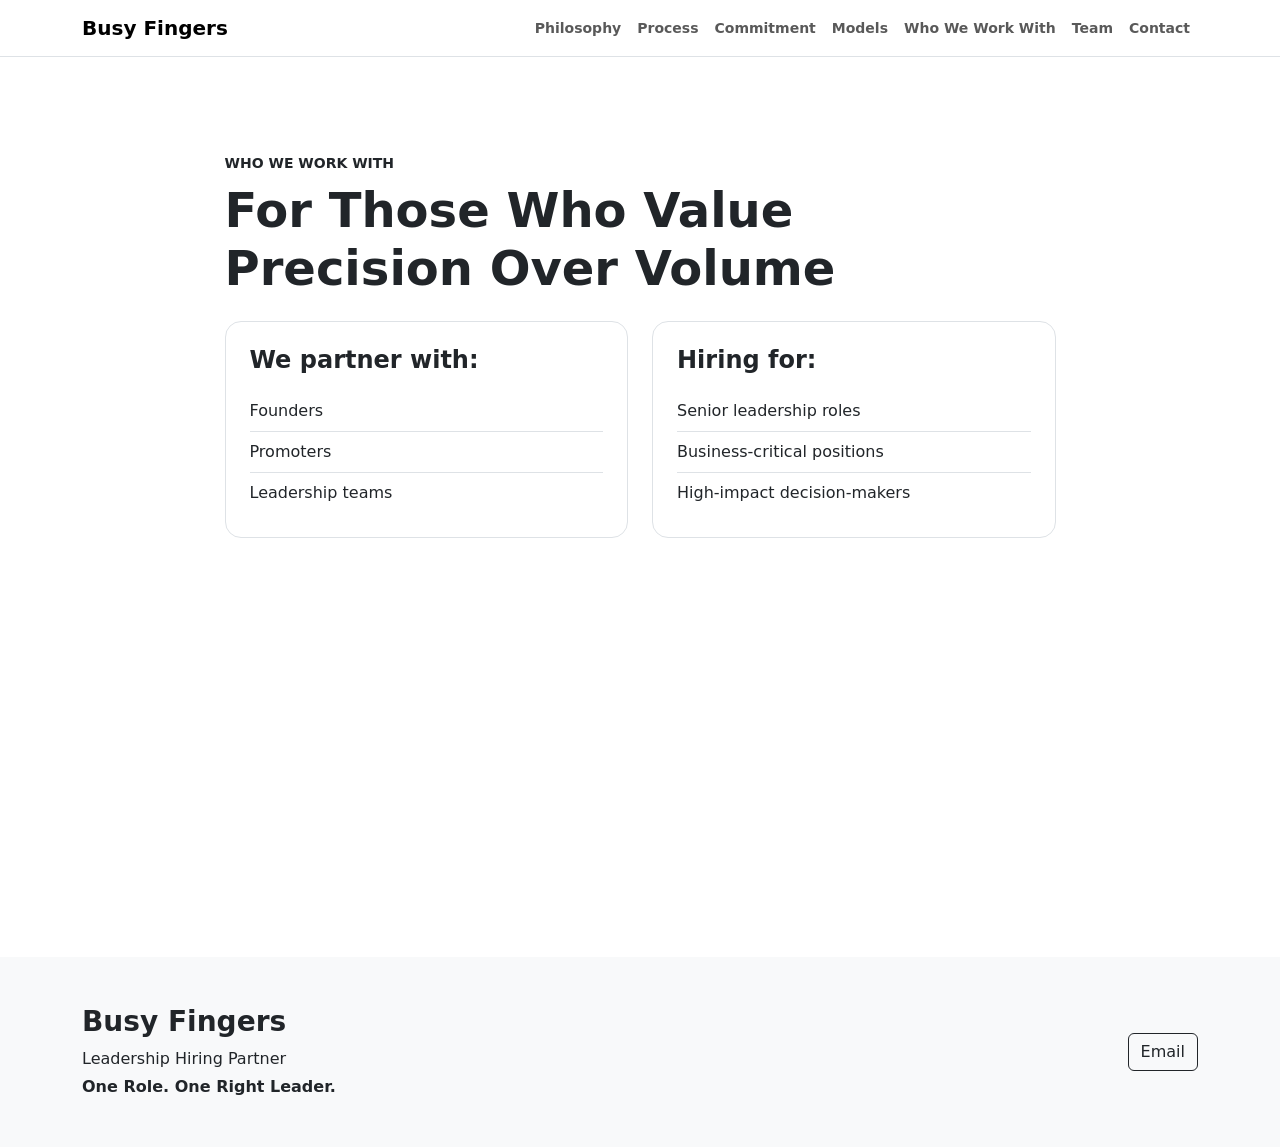
<file: we-work-with.html>
<!doctype html>
<html lang="en">
<head>
  <meta charset="utf-8">
  <meta name="viewport" content="width=device-width, initial-scale=1">
  <meta name="description" content="Busy Fingers - Leadership Hiring Partner. One Role. One Right Leader.">
  <title>Busy Fingers | Leadership Hiring Partner</title>
  <link rel="stylesheet" href="https://cdn.jsdelivr.net/npm/bootstrap@5.3.8/dist/css/bootstrap.min.css">
  <link rel="stylesheet" href="https://cdn.jsdelivr.net/npm/bootstrap-icons@1.13.1/font/bootstrap-icons.min.css">
</head>
<body>

  <nav id="mainNav" class="navbar navbar-expand-lg bg-white border-bottom sticky-top">
    <div class="container">
      <a class="navbar-brand fw-bold" href="/">Busy Fingers</a>
      <button class="navbar-toggler" type="button" data-bs-toggle="collapse" data-bs-target="#navbarNav" aria-controls="navbarNav" aria-expanded="false" aria-label="Toggle navigation">
        <span class="navbar-toggler-icon"></span>
      </button>
      <div class="collapse navbar-collapse" id="navbarNav">
        <ul class="navbar-nav ms-auto small fw-semibold">
          <li class="nav-item"><a class="nav-link" href="/philosophy.html">Philosophy</a></li>
          <li class="nav-item"><a class="nav-link" href="/process.html">Process</a></li>
          <li class="nav-item"><a class="nav-link" href="/commitment.html">Commitment</a></li>
          <li class="nav-item"><a class="nav-link" href="/models.html">Models</a></li>
          <li class="nav-item"><a class="nav-link" href="/we-work-with.html">Who We Work With</a></li>
          <li class="nav-item"><a class="nav-link" href="/team.html">Team</a></li>
          <li class="nav-item"><a class="nav-link" href="/contact.html">Contact</a></li>
        </ul>
      </div>
    </div>
  </nav>
  <section id="who-we-work-with" class="py-5 py-lg-6 vh-100">
    <div class="container py-5">
      <div class="row justify-content-center">
        <div class="col-12 col-lg-10 col-xl-9">
          <p class="text-uppercase fw-semibold small mb-2">Who We Work With</p>
          <h2 class="display-5 fw-bold mb-4">For Those Who Value Precision Over Volume</h2>
          <div class="row g-4">
            <div class="col-md-6">
              <div class="p-4 border rounded-4 h-100">
                <h3 class="h4 fw-bold mb-3">We partner with:</h3>
                <ul class="list-group list-group-flush">
                  <li class="list-group-item px-0">Founders</li>
                  <li class="list-group-item px-0">Promoters</li>
                  <li class="list-group-item px-0">Leadership teams</li>
                </ul>
              </div>
            </div>
            <div class="col-md-6">
              <div class="p-4 border rounded-4 h-100">
                <h3 class="h4 fw-bold mb-3">Hiring for:</h3>
                <ul class="list-group list-group-flush">
                  <li class="list-group-item px-0">Senior leadership roles</li>
                  <li class="list-group-item px-0">Business-critical positions</li>
                  <li class="list-group-item px-0">High-impact decision-makers</li>
                </ul>
              </div>
            </div>
          </div>
        </div>
      </div>
    </div>
  </section>

  <footer class="py-5 bg-light">
    <div class="container">
      <div class="row g-4 align-items-center">
        <div class="col-lg-6">
          <h2 class="h3 fw-bold mb-2">Busy Fingers</h2>
          <p class="mb-1">Leadership Hiring Partner</p>
          <p class="mb-0 fw-semibold">One Role. One Right Leader.</p>
        </div>
        <div class="col-lg-6">
          <div class="d-flex flex-column flex-md-row gap-3 justify-content-lg-end">
            <a href="mailto:contact@busyfingers.net" class="btn btn-outline-dark">Email</a>
            <a href="tel:+910000000000" class="btn btn-outline-dark d-none">Phone</a>
            <a href="https://www.linkedin.com/company/busy-fingers" target="_blank" rel="noopener noreferrer" class="btn btn-outline-dark d-none">LinkedIn</a>
          </div>
        </div>
      </div>
    </div>
  </footer>

  <script src="https://cdn.jsdelivr.net/npm/bootstrap@5.3.8/dist/js/bootstrap.bundle.min.js"></script>
</body>
</html>
</file>
<file: assets/css/style.css>
section {
  position: relative;
  overflow: hidden;
}

/* Base reusable background layer */

.section-bg {
  position: absolute;
  inset: 0;

  background-position: center center;
  background-repeat: no-repeat;
  background-size: cover;

  opacity: 0.10;

  z-index: 0;
}

/* Page-specific variants */

.section-bg-home {
  background-image: url('../images/deal.jpg');
}

.section-bg-process {
  background-image: url('../images/process.jpg');
}

.section-bg-philosophy {
  background-image: url('../images/philosophy.jpg');
}

.section-bg-team {
  background-image: url('../images/team.jpg');
}
</file>
